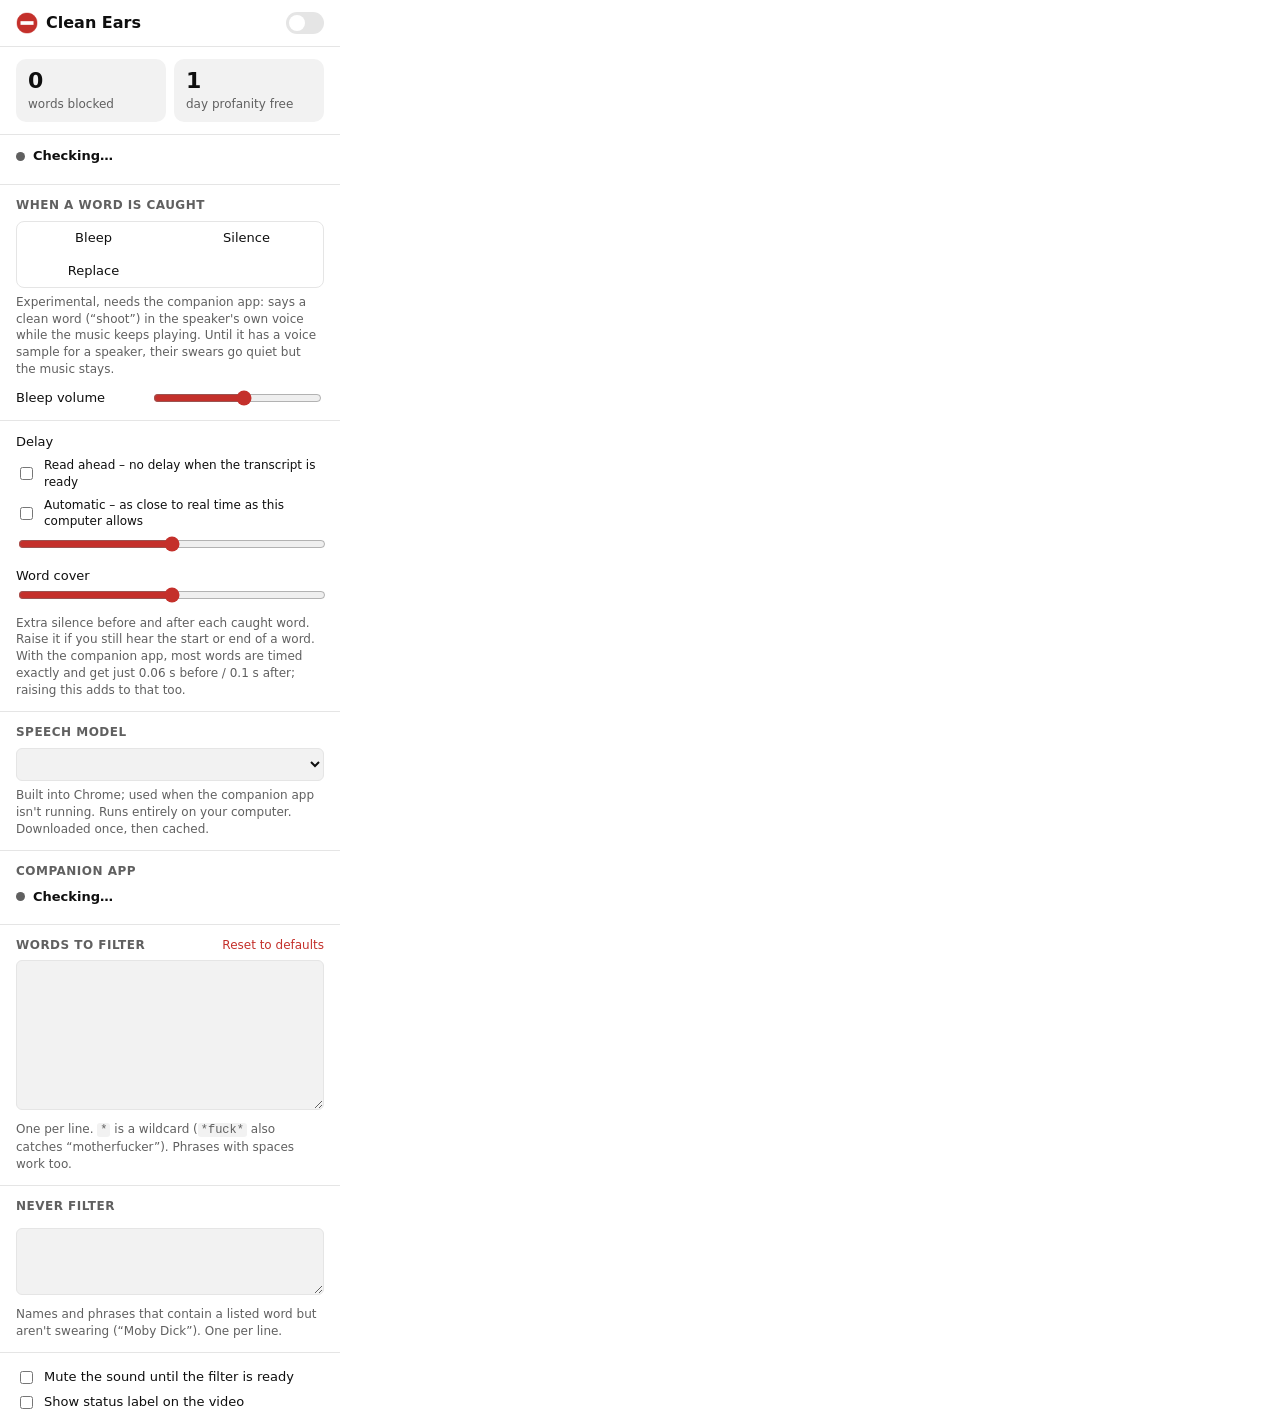
<file: popup.html>
<!doctype html>
<html lang="en">
  <head>
    <meta charset="utf-8" />
    <title>Clean Ears</title>
    <link rel="stylesheet" href="popup.css" />
  </head>
  <body>
    <header>
      <div class="brand">
        <img src="icons/icon32.png" alt="" width="22" height="22" />
        <h1>Clean Ears</h1>
      </div>
      <label class="switch" title="Turn the filter on or off">
        <input type="checkbox" id="enabled" />
        <span></span>
      </label>
    </header>

    <section class="stats" aria-label="Lifetime stats">
      <div class="stat">
        <span class="stat-num" id="blocked-total">0</span>
        <span class="stat-label" id="blocked-label">words blocked</span>
      </div>
      <div class="stat">
        <span class="stat-num" id="days-free">1</span>
        <span class="stat-label" id="days-label">day profanity free</span>
      </div>
    </section>

    <section id="status" class="status">
      <div class="status-line"><span id="status-dot" class="dot"></span><span id="status-text">Checking…</span></div>
      <div id="status-detail" class="status-detail"></div>
      <ul id="recent" class="recent"></ul>
    </section>

    <section>
      <h2>When a word is caught</h2>
      <div class="segmented" role="radiogroup">
        <label><input type="radio" name="mode" value="bleep" /><span>Bleep</span></label>
        <label><input type="radio" name="mode" value="silence" /><span>Silence</span></label>
        <label><input type="radio" name="mode" value="replace" /><span>Replace</span></label>
      </div>
      <p class="hint" id="replace-hint">Experimental, needs the companion app: says a clean word (“shoot”) in the speaker's own voice while the music keeps playing. Until it has a voice sample for a speaker, their swears go quiet but the music stays.</p>
      <div id="volume-row" class="row">
        <label for="bleepVolume">Bleep volume</label>
        <input type="range" id="bleepVolume" min="0.05" max="0.6" step="0.05" />
      </div>
    </section>

    <section>
      <div class="row">
        <label for="delay">Delay</label>
        <span id="delay-value" class="value"></span>
      </div>
      <label class="inline-check"><input type="checkbox" id="lookahead" /> Read ahead – no delay when the transcript is ready</label>
      <label class="inline-check"><input type="checkbox" id="autoDelay" /> Automatic – as close to real time as this computer allows</label>
      <input type="range" id="delay" min="1" max="6" step="0.5" />
      <p class="hint" id="delay-hint"></p>
      <div class="row spaced">
        <label for="cover">Word cover</label>
        <span id="cover-value" class="value"></span>
      </div>
      <input type="range" id="cover" min="0.1" max="0.6" step="0.05" />
      <p class="hint">Extra silence before and after each caught word. Raise it if you still hear the start or end of a word. With the companion app, most words are timed exactly and get just 0.06 s before / 0.1 s after; raising this adds to that too.</p>
    </section>

    <section>
      <label for="model" class="label">Speech model</label>
      <select id="model"></select>
      <p class="hint">Built into Chrome; used when the companion app isn't running. Runs entirely on your computer. Downloaded once, then cached.</p>
    </section>

    <section>
      <span class="label">Companion app</span>
      <div class="status-line"><span id="companion-dot" class="dot"></span><span id="companion-text">Checking…</span></div>
      <p class="hint" id="companion-hint"></p>
    </section>

    <section>
      <div class="row">
        <label for="words" class="label">Words to filter</label>
        <button id="reset-words" class="link" type="button">Reset to defaults</button>
      </div>
      <textarea id="words" rows="8" spellcheck="false"></textarea>
      <p class="hint">One per line. <code>*</code> is a wildcard (<code>*fuck*</code> also catches “motherfucker”). Phrases with spaces work too.</p>
    </section>

    <section>
      <label for="allow" class="label">Never filter</label>
      <textarea id="allow" rows="3" spellcheck="false"></textarea>
      <p class="hint">Names and phrases that contain a listed word but aren't swearing (“Moby Dick”). One per line.</p>
    </section>

    <section class="checks">
      <label><input type="checkbox" id="muteUntilReady" /> Mute the sound until the filter is ready</label>
      <label><input type="checkbox" id="showBadge" /> Show status label on the video</label>
    </section>

    <script src="settings.js"></script>
    <script src="popup.js"></script>
  </body>
</html>
</file>
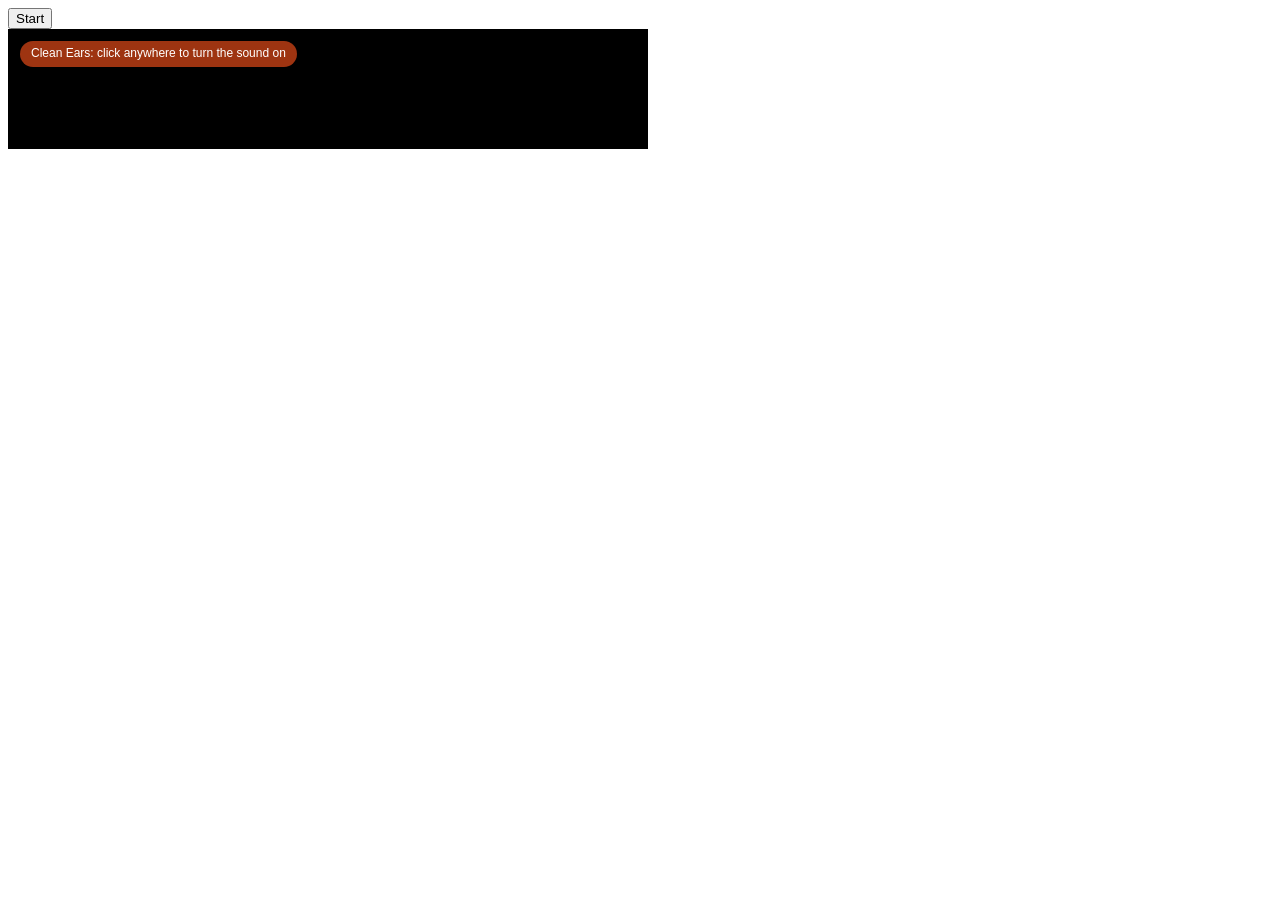
<file: tests/extension/harness-companion.html>
<!doctype html>
<meta charset="utf-8" />
<title>Extension harness with companion</title>
<!-- Like harness.html, but the content script's port goes to the real
     offscreen.js in this page, which talks to a companion app on
     127.0.0.1:47823. Start one for testing with:
       companion/.venv/bin/python companion/server.py --allow-local-test-pages
     Open with #cleanears-silent-test: the extension's audio has no output device. -->
<style>
  #movie_player { position: relative; width: 640px; height: 120px; background: #000; }
  .html5-video-container { position: relative; }
  video { position: absolute; left: 0; top: 0; width: 640px; height: 120px; }
</style>
<link rel="stylesheet" href="../../content.css" />
<button id="start">Start</button>
<div id="movie_player" class="html5-video-player"><div class="html5-video-container"><video class="html5-main-video" playsinline></video></div></div>
<pre id="log"></pre>
<!-- "MAIN world" scripts -->
<script src="../../lookahead/webm-opus-demuxer.js"></script>
<script src="../../lookahead/opus-pcm-decoder.js"></script>
<script src="../../lookahead/mse-tap.js"></script>
<script src="../../lookahead/main-bridge.js"></script>
<!-- chrome.* stub, then the content script's files in manifest order -->
<script src="chrome-stub-offscreen.js"></script>
<script src="../../offscreen.js"></script>
<script src="../../settings.js"></script>
<script src="../../filter.js"></script>
<script src="../../lookahead/pcm-timeline.js"></script>
<script src="../../lookahead/word-timeline.js"></script>
<script src="../../lookahead/lookahead-transcriber.js"></script>
<script src="../../lookahead/clock-sync.js"></script>
<script src="../../lookahead/transcript-cache.js"></script>
<script src="../../content.js"></script>
<script src="harness.js"></script>
</file>
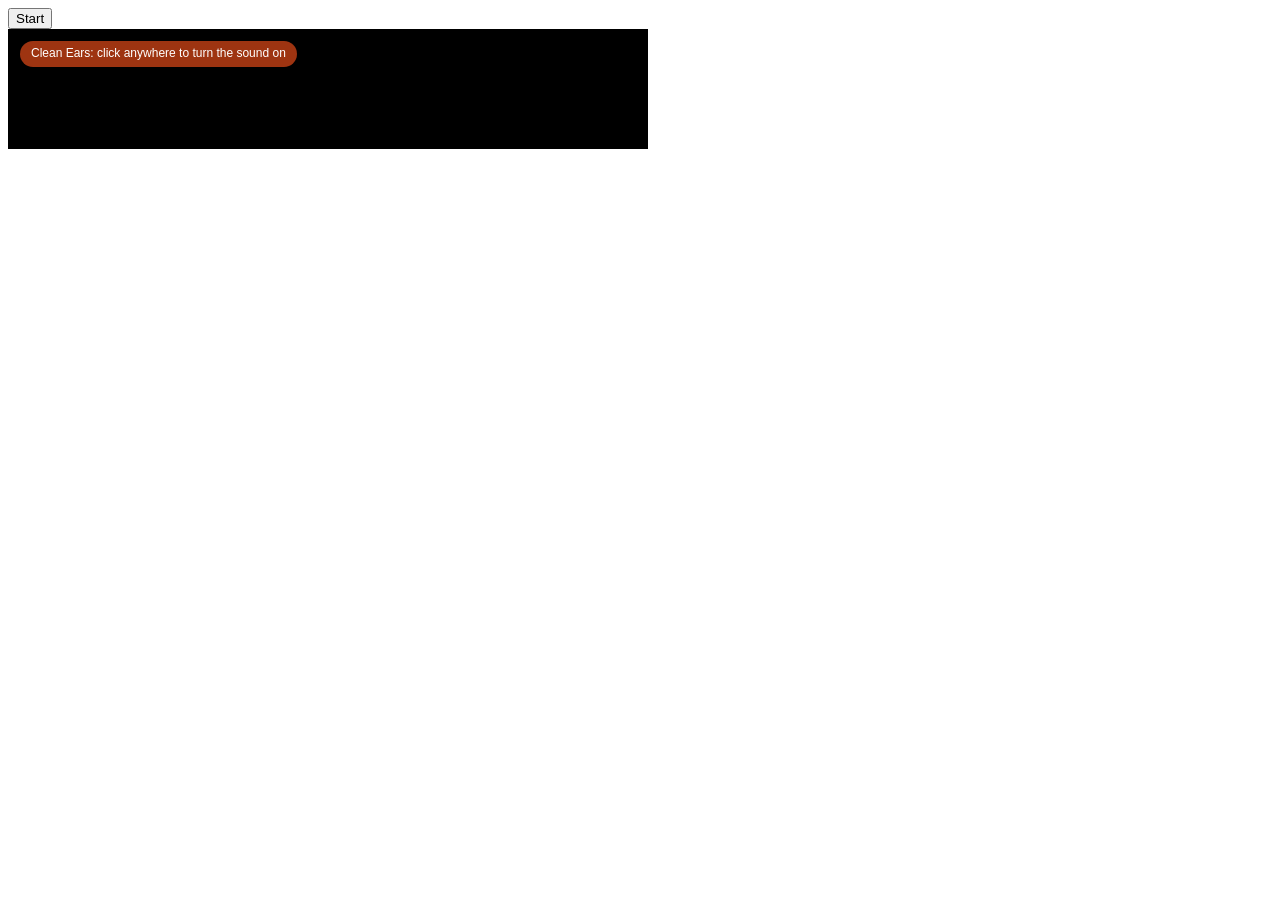
<file: tests/extension/harness.html>
<!doctype html>
<meta charset="utf-8" />
<title>Extension harness</title>
<!-- Loads the real extension scripts (page bridge + content script) next to a
     YouTube-like MediaSource player. chrome.* APIs are stubbed: the port goes
     straight to the real Whisper worker, routed like offscreen.js does.
     Open with #cleanears-silent-test: the extension's audio has no output device. -->
<style>
  #movie_player { position: relative; width: 640px; height: 120px; background: #000; }
  .html5-video-container { position: relative; }
  video { position: absolute; left: 0; top: 0; width: 640px; height: 120px; }
</style>
<link rel="stylesheet" href="../../content.css" />
<button id="start">Start</button>
<div id="movie_player" class="html5-video-player"><div class="html5-video-container"><video class="html5-main-video" playsinline></video></div></div>
<pre id="log"></pre>
<!-- "MAIN world" scripts -->
<script src="../../lookahead/webm-opus-demuxer.js"></script>
<script src="../../lookahead/opus-pcm-decoder.js"></script>
<script src="../../lookahead/mse-tap.js"></script>
<script src="../../lookahead/main-bridge.js"></script>
<!-- chrome.* stub, then the content script's files in manifest order -->
<script src="chrome-stub.js"></script>
<script src="../../settings.js"></script>
<script src="../../filter.js"></script>
<script src="../../lookahead/pcm-timeline.js"></script>
<script src="../../lookahead/word-timeline.js"></script>
<script src="../../lookahead/lookahead-transcriber.js"></script>
<script src="../../lookahead/clock-sync.js"></script>
<script src="../../lookahead/transcript-cache.js"></script>
<script src="../../content.js"></script>
<script src="harness.js"></script>
</file>
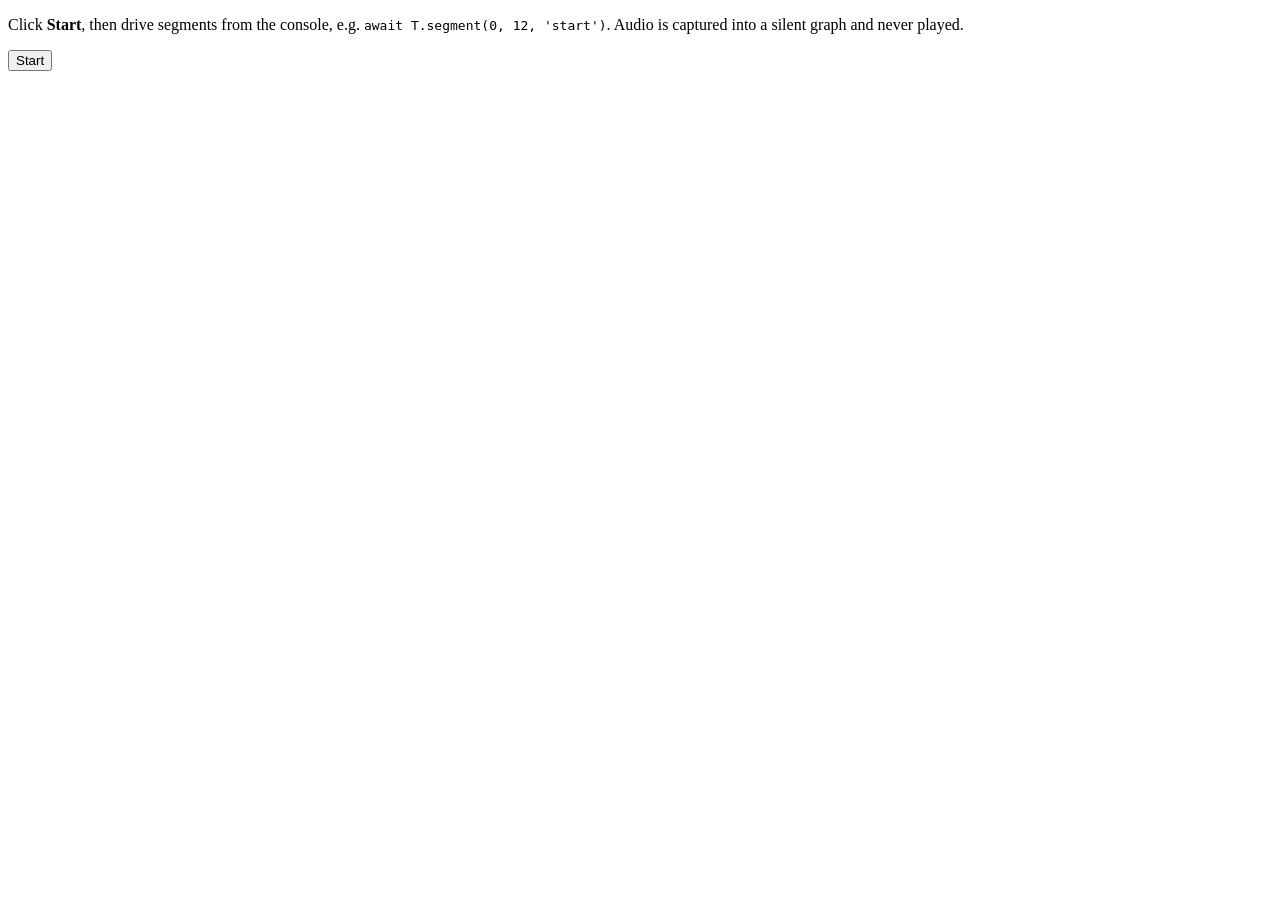
<file: tests/lookahead/mapping-test.html>
<!doctype html>
<meta charset="utf-8" />
<title>Step 1.3 mapping test</title>
<p>
  Click <b>Start</b>, then drive segments from the console, e.g.
  <code>await T.segment(0, 12, 'start')</code>. Audio is captured into a silent
  graph and never played.
</p>
<button id="start">Start</button>
<audio></audio>
<pre id="log"></pre>
<script src="../../lookahead/webm-opus-demuxer.js"></script>
<script src="../../lookahead/opus-pcm-decoder.js"></script>
<script src="../../lookahead/pcm-timeline.js"></script>
<script src="../../lookahead/mse-tap.js"></script>
<script src="../../lookahead/clock-sync.js"></script>
<script src="mapping-test.js"></script>
</file>
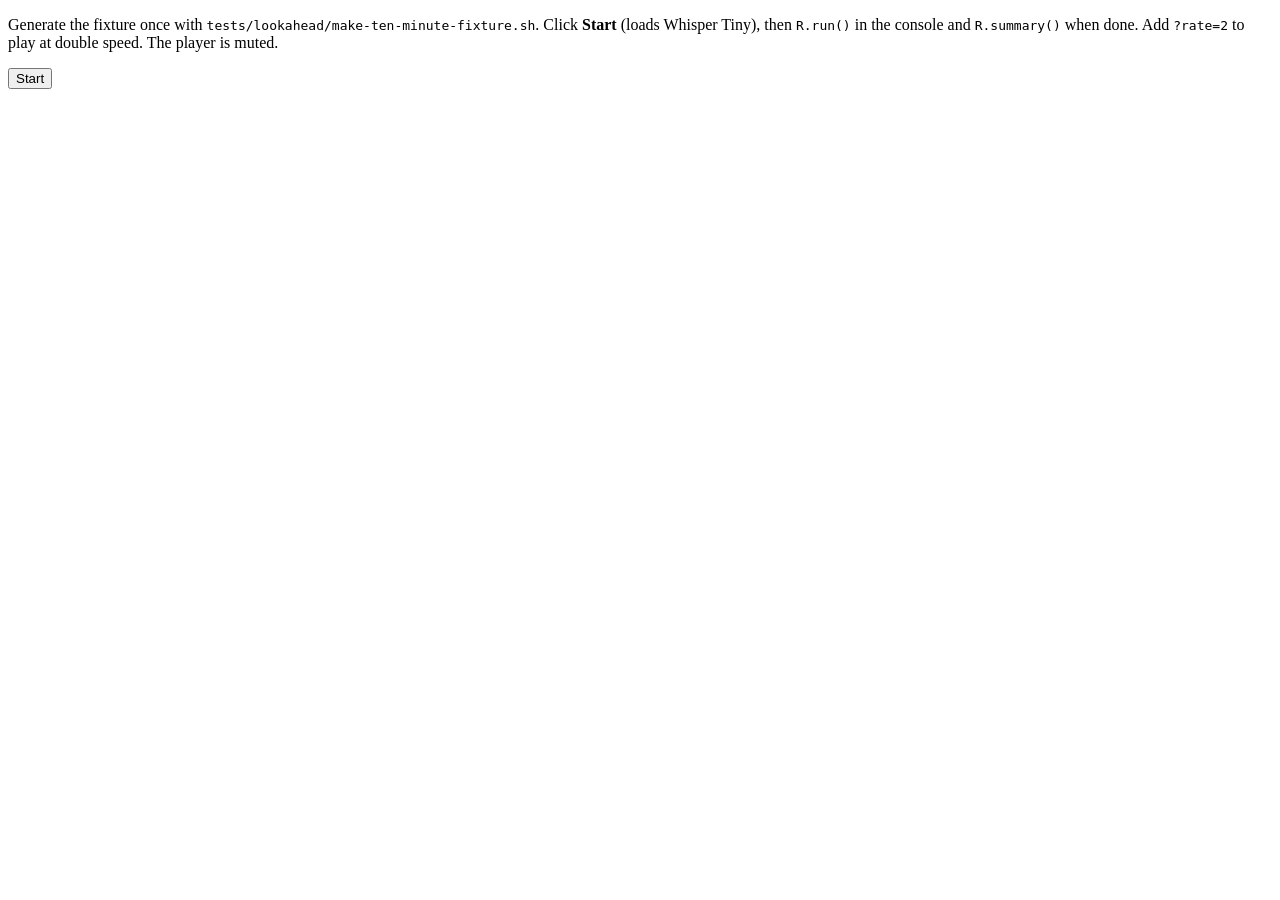
<file: tests/lookahead/transcribe-test.html>
<!doctype html>
<meta charset="utf-8" />
<title>Step 1.4 transcribe-ahead test</title>
<p>
  Generate the fixture once with <code>tests/lookahead/make-ten-minute-fixture.sh</code>.
  Click <b>Start</b> (loads Whisper Tiny), then <code>R.run()</code> in the console and
  <code>R.summary()</code> when done. Add <code>?rate=2</code> to play at double speed.
  The player is muted.
</p>
<button id="start">Start</button>
<audio></audio>
<pre id="log"></pre>
<script src="../../lookahead/webm-opus-demuxer.js"></script>
<script src="../../lookahead/opus-pcm-decoder.js"></script>
<script src="../../lookahead/pcm-timeline.js"></script>
<script src="../../lookahead/mse-tap.js"></script>
<script src="../../lookahead/word-timeline.js"></script>
<script src="../../lookahead/lookahead-transcriber.js"></script>
<script src="transcribe-test.js"></script>
</file>
<file: popup.css>
:root {
  --bg: #ffffff;
  --fg: #0f0f0f;
  --muted: #606060;
  --line: #e5e5e5;
  --field: #f2f2f2;
  --accent: #c4302b;
  --ok: #1f9d55;
  --warn: #d97706;
  color-scheme: light dark;
}

@media (prefers-color-scheme: dark) {
  :root {
    --bg: #1f1f1f;
    --fg: #f1f1f1;
    --muted: #aaaaaa;
    --line: #3a3a3a;
    --field: #2c2c2c;
    --accent: #ff4e45;
    --ok: #3ecf8e;
    --warn: #f59e0b;
  }
}

* {
  box-sizing: border-box;
}

body {
  width: 340px;
  margin: 0;
  background: var(--bg);
  color: var(--fg);
  font: 13px/1.4 system-ui, -apple-system, 'Segoe UI', Roboto, sans-serif;
}

header {
  display: flex;
  align-items: center;
  justify-content: space-between;
  padding: 12px 16px;
  border-bottom: 1px solid var(--line);
}

.brand {
  display: flex;
  align-items: center;
  gap: 8px;
}

h1 {
  margin: 0;
  font-size: 16px;
}

h2,
.label {
  display: block;
  margin: 0 0 8px;
  font-size: 12px;
  font-weight: 600;
  text-transform: uppercase;
  letter-spacing: 0.04em;
  color: var(--muted);
}

section {
  padding: 12px 16px;
  border-bottom: 1px solid var(--line);
}

section:last-of-type {
  border-bottom: 0;
}

.row {
  display: flex;
  align-items: center;
  justify-content: space-between;
  gap: 8px;
}

.row .label {
  margin: 0;
}

#volume-row,
.row.spaced {
  margin-top: 10px;
}

.value {
  font-weight: 600;
}

.hint {
  margin: 6px 0 0;
  color: var(--muted);
  font-size: 12px;
}

code {
  padding: 0 3px;
  border-radius: 3px;
  background: var(--field);
}

input[type='range'] {
  width: 100%;
  accent-color: var(--accent);
}

#volume-row input {
  width: 55%;
}

select,
textarea {
  width: 100%;
  padding: 7px 8px;
  border: 1px solid var(--line);
  border-radius: 6px;
  background: var(--field);
  color: var(--fg);
  font: inherit;
}

textarea {
  margin-top: 6px;
  resize: vertical;
  font-family: ui-monospace, Menlo, Consolas, monospace;
  font-size: 12px;
}

button.link {
  border: 0;
  padding: 0;
  background: none;
  color: var(--accent);
  font: inherit;
  font-size: 12px;
  cursor: pointer;
}

.segmented {
  display: grid;
  grid-template-columns: 1fr 1fr;
  border: 1px solid var(--line);
  border-radius: 8px;
  overflow: hidden;
}

.segmented input {
  position: absolute;
  opacity: 0;
}

.segmented span {
  display: block;
  padding: 7px 0;
  text-align: center;
  cursor: pointer;
}

.segmented input:checked + span {
  background: var(--accent);
  color: #fff;
  font-weight: 600;
}

.segmented input:focus-visible + span {
  outline: 2px solid var(--accent);
  outline-offset: -2px;
}

.inline-check {
  display: flex;
  align-items: center;
  gap: 8px;
  margin: 6px 0 4px;
  font-size: 12px;
}

.inline-check input {
  accent-color: var(--accent);
}

input[type='range']:disabled {
  opacity: 0.4;
}

.checks label {
  display: flex;
  align-items: center;
  gap: 8px;
  padding: 3px 0;
}

.checks input {
  accent-color: var(--accent);
}

.status-line {
  display: flex;
  align-items: center;
  gap: 8px;
  font-weight: 600;
}

.dot {
  width: 9px;
  height: 9px;
  flex: none;
  border-radius: 50%;
  background: var(--muted);
}

.dot.ok {
  background: var(--ok);
}

.dot.warn {
  background: var(--warn);
}

.dot.err {
  background: var(--accent);
}

.status-detail {
  margin-top: 4px;
  color: var(--muted);
  font-size: 12px;
}

.recent {
  margin: 6px 0 0;
  padding: 0;
  list-style: none;
  font-size: 12px;
}

.recent li {
  display: inline-block;
  margin: 2px 4px 0 0;
  padding: 1px 7px;
  border-radius: 10px;
  background: var(--field);
}

.recent li.late {
  outline: 1px solid var(--warn);
}

.switch {
  position: relative;
  width: 38px;
  height: 22px;
}

.switch input {
  position: absolute;
  opacity: 0;
}

.switch span {
  position: absolute;
  inset: 0;
  border-radius: 11px;
  background: var(--line);
  cursor: pointer;
  transition: background 0.2s;
}

.switch span::after {
  content: '';
  position: absolute;
  top: 3px;
  left: 3px;
  width: 16px;
  height: 16px;
  border-radius: 50%;
  background: #fff;
  transition: transform 0.2s;
}

.switch input:checked + span {
  background: var(--accent);
}

.switch input:checked + span::after {
  transform: translateX(16px);
}

.switch input:focus-visible + span {
  outline: 2px solid var(--accent);
  outline-offset: 2px;
}

.stats {
  display: grid;
  grid-template-columns: 1fr 1fr;
  gap: 8px;
}

.stat {
  display: flex;
  flex-direction: column;
  gap: 2px;
  padding: 10px 12px;
  border-radius: 10px;
  background: var(--field);
}

.stat-num {
  font-size: 22px;
  font-weight: 700;
  line-height: 1.1;
  font-variant-numeric: tabular-nums;
}

.stat-label {
  font-size: 12px;
  color: var(--muted);
}

.warn-text {
  color: var(--warn);
}
</file>
<file: content.css>
video.pf-hidden {
  opacity: 0 !important;
}

canvas.pf-canvas {
  position: absolute;
  pointer-events: none;
  background: #000;
}

.pf-badge {
  position: absolute;
  top: 12px;
  left: 12px;
  z-index: 70;
  max-width: calc(100% - 24px);
  padding: 5px 11px;
  border-radius: 14px;
  background: rgba(15, 15, 15, 0.78);
  color: #fff;
  font: 500 12px/1.3 Roboto, Arial, sans-serif;
  pointer-events: none;
  opacity: 0.55;
  transition: opacity 0.3s;
}

.pf-badge.pf-warn {
  background: rgba(180, 60, 20, 0.88);
  opacity: 1;
}

.pf-badge.pf-fresh,
.html5-video-player:hover .pf-badge {
  opacity: 1;
}

.html5-video-player.ytp-autohide .pf-badge:not(.pf-warn) {
  opacity: 0;
}
</file>
